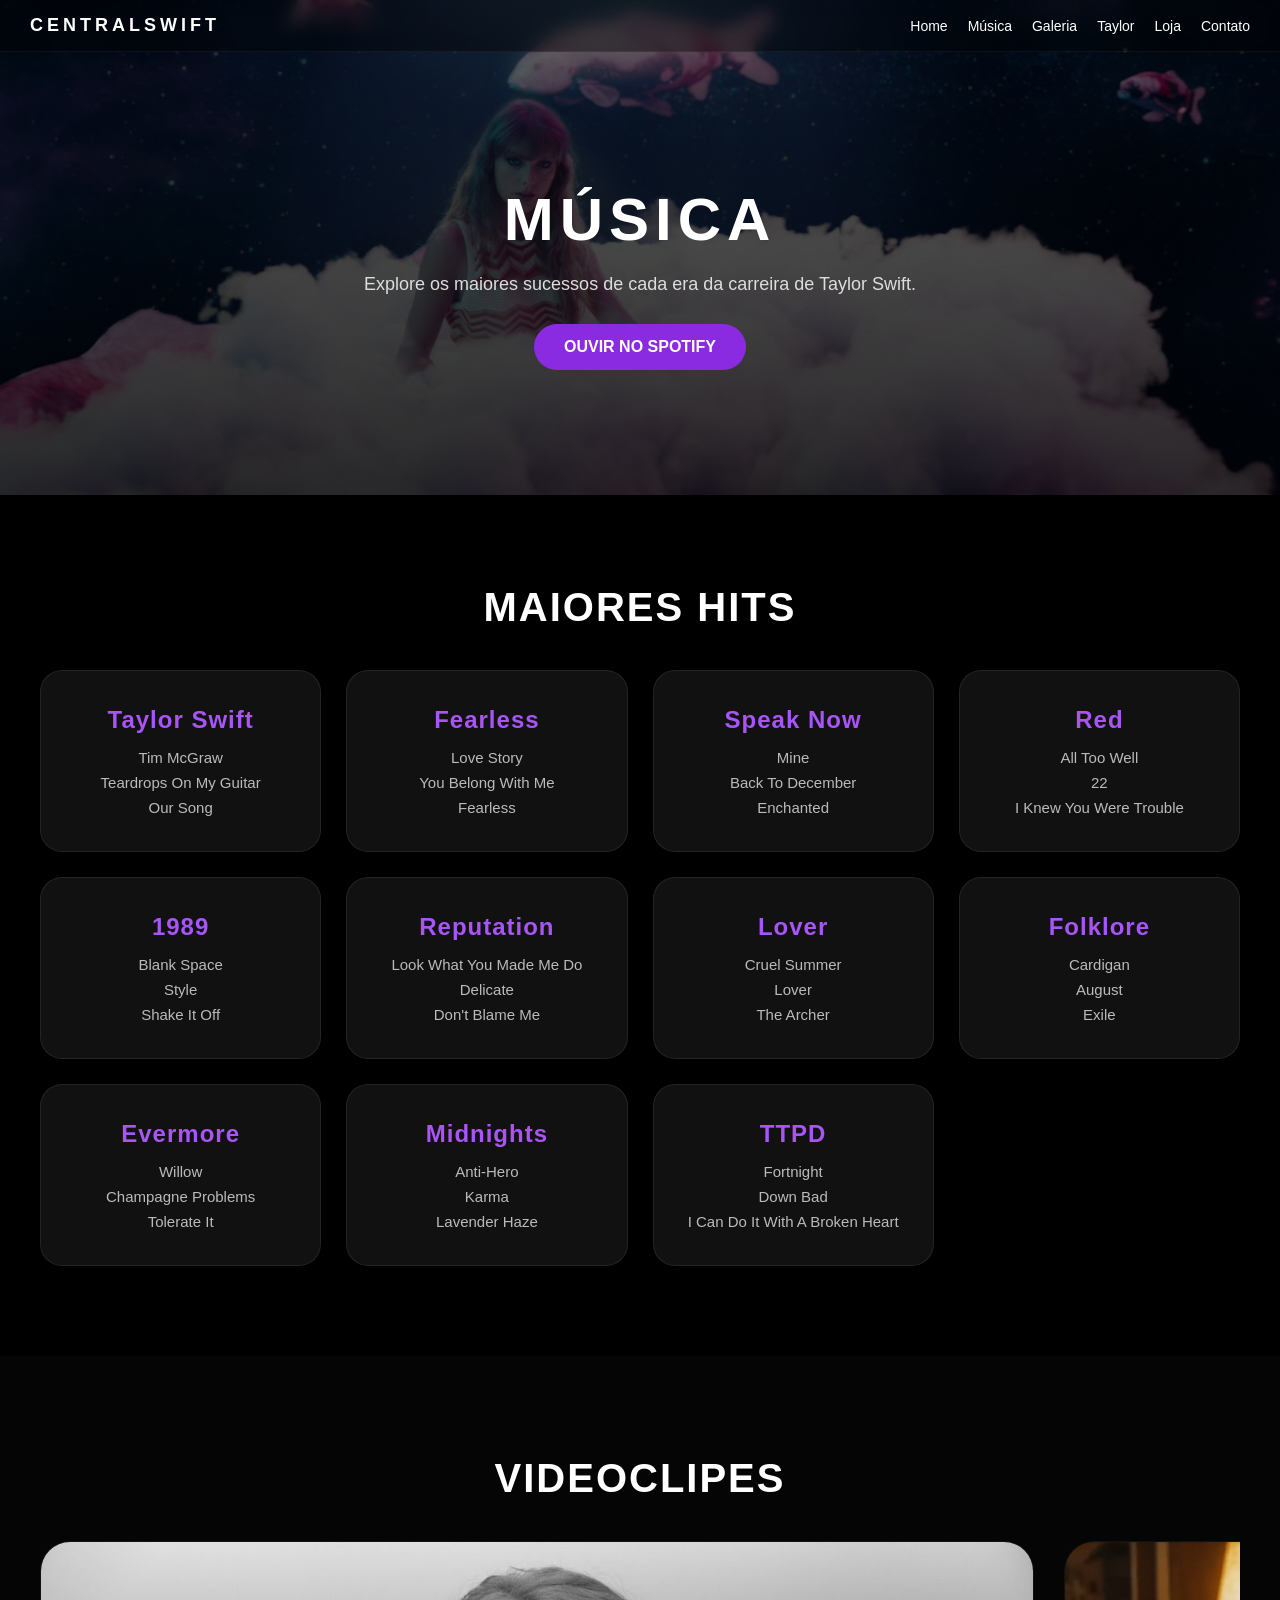
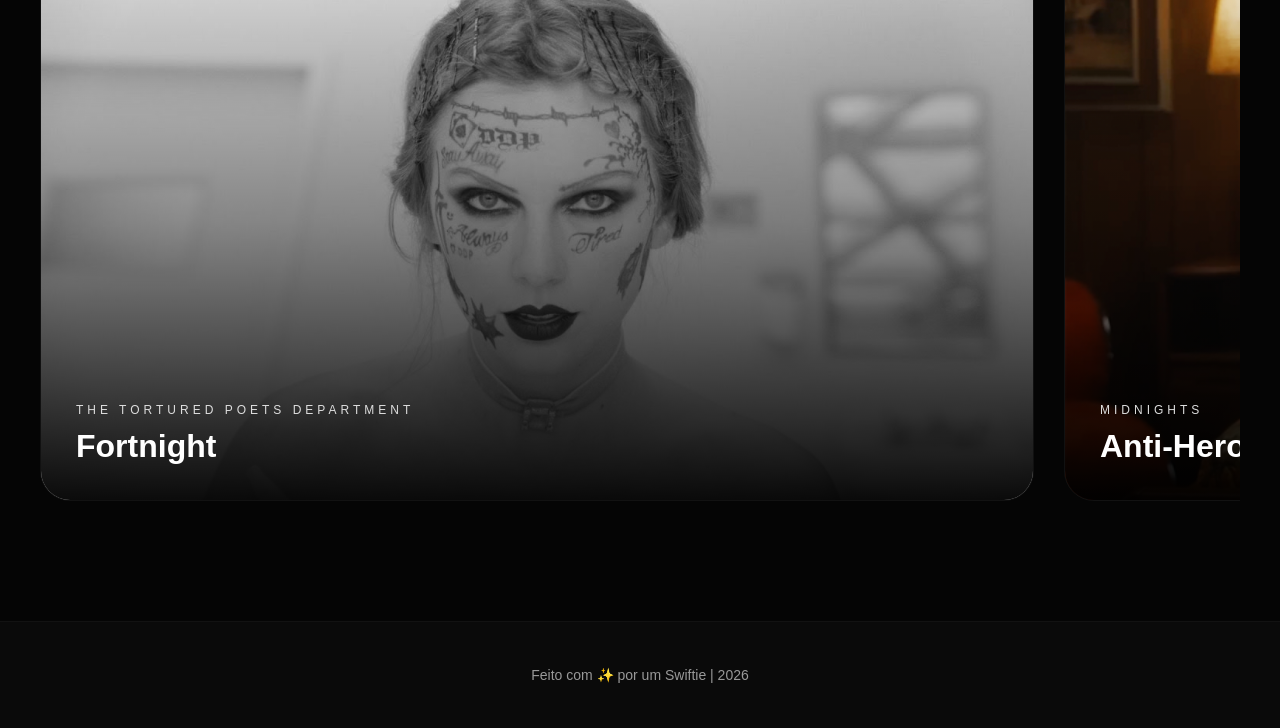
<file: sobre.music.html.html>
<!DOCTYPE html>
<html lang="pt-BR">
<head>
  <meta charset="UTF-8">
  <meta name="viewport" content="width=device-width, initial-scale=1.0">
  <title>CENTRALSWIFT | Música</title>
  <link rel="stylesheet" href="style.css">
</head>
<body>

  <header>
    <div class="logo">CENTRALSWIFT</div>
    <nav>
      <a href="swiftstation.html">Home</a>
      <a href="music.html">Música</a>
      <a href="gallery.html">Galeria</a>
      <a href="taylor.html">Taylor</a>
      <a href="store.html">Loja</a>
      <a href="contato.html">Contato</a>
    </nav>
  </header>

  <section class="music-hero">
    <div>
      <h1>MÚSICA</h1>
      <p>Explore os maiores sucessos de cada era da carreira de Taylor Swift.</p>
      <a href="https://open.spotify.com/artist/06HL4z0CvFAxyc27GXpf02" target="_blank" class="botao">OUVIR NO SPOTIFY</a>
    </div>
  </section>

  <section>
    <h2 class="section-title">MAIORES HITS</h2>
    <div class="music-grid">
      <div class="music-card">
        <h3>Taylor Swift</h3>
        <p>Tim McGraw</p>
        <p>Teardrops On My Guitar</p>
        <p>Our Song</p>
      </div>
      <div class="music-card">
        <h3>Fearless</h3>
        <p>Love Story</p>
        <p>You Belong With Me</p>
        <p>Fearless</p>
      </div>
      <div class="music-card">
        <h3>Speak Now</h3>
        <p>Mine</p>
        <p>Back To December</p>
        <p>Enchanted</p>
      </div>
      <div class="music-card">
        <h3>Red</h3>
        <p>All Too Well</p>
        <p>22</p>
        <p>I Knew You Were Trouble</p>
      </div>
      <div class="music-card">
        <h3>1989</h3>
        <p>Blank Space</p>
        <p>Style</p>
        <p>Shake It Off</p>
      </div>
      <div class="music-card">
        <h3>Reputation</h3>
        <p>Look What You Made Me Do</p>
        <p>Delicate</p>
        <p>Don't Blame Me</p>
      </div>
      <div class="music-card">
        <h3>Lover</h3>
        <p>Cruel Summer</p>
        <p>Lover</p>
        <p>The Archer</p>
      </div>
      <div class="music-card">
        <h3>Folklore</h3>
        <p>Cardigan</p>
        <p>August</p>
        <p>Exile</p>
      </div>
      <div class="music-card">
        <h3>Evermore</h3>
        <p>Willow</p>
        <p>Champagne Problems</p>
        <p>Tolerate It</p>
      </div>
      <div class="music-card">
        <h3>Midnights</h3>
        <p>Anti-Hero</p>
        <p>Karma</p>
        <p>Lavender Haze</p>
      </div>
      <div class="music-card">
        <h3>TTPD</h3>
        <p>Fortnight</p>
        <p>Down Bad</p>
        <p>I Can Do It With A Broken Heart</p>
      </div>
    </div>
  </section>

  <section class="videos-section">
    <h2 class="section-title">VIDEOCLIPES</h2>
    <div class="videos-track">
      <a href="https://www.youtube.com/watch?v=q3zqJs7JUCQ" target="_blank" class="video-poster">
        <img src="fortnight.jpg" alt="Fortnight">
        <div class="video-overlay">
          <span>THE TORTURED POETS DEPARTMENT</span>
          <h3>Fortnight</h3>
        </div>
      </a>
      <a href="https://www.youtube.com/watch?v=b1kbLwvqugk" target="_blank" class="video-poster">
        <img src="antihero.jpg" alt="Anti Hero">
        <div class="video-overlay">
          <span>MIDNIGHTS</span>
          <h3>Anti-Hero</h3>
        </div>
      </a>
      <a href="https://www.youtube.com/watch?v=e-ORhEE9VVg" target="_blank" class="video-poster">
        <img src="blankspace.jpg" alt="Blank Space">
        <div class="video-overlay">
          <span>1989</span>
          <h3>Blank Space</h3>
        </div>
      </a>
      <a href="https://www.youtube.com/watch?v=3tmd-ClpJxA" target="_blank" class="video-poster">
        <img src="lwymmd.jpg" alt="LWYMMD">
        <div class="video-overlay">
          <span>REPUTATION</span>
          <h3>Look What You Made Me Do</h3>
        </div>
      </a>
    </div>
  </section>

  <footer>
    Feito com ✨ por um Swiftie | 2026
  </footer>

  <script src="script.js"></script>
</body>
</html>
</file>
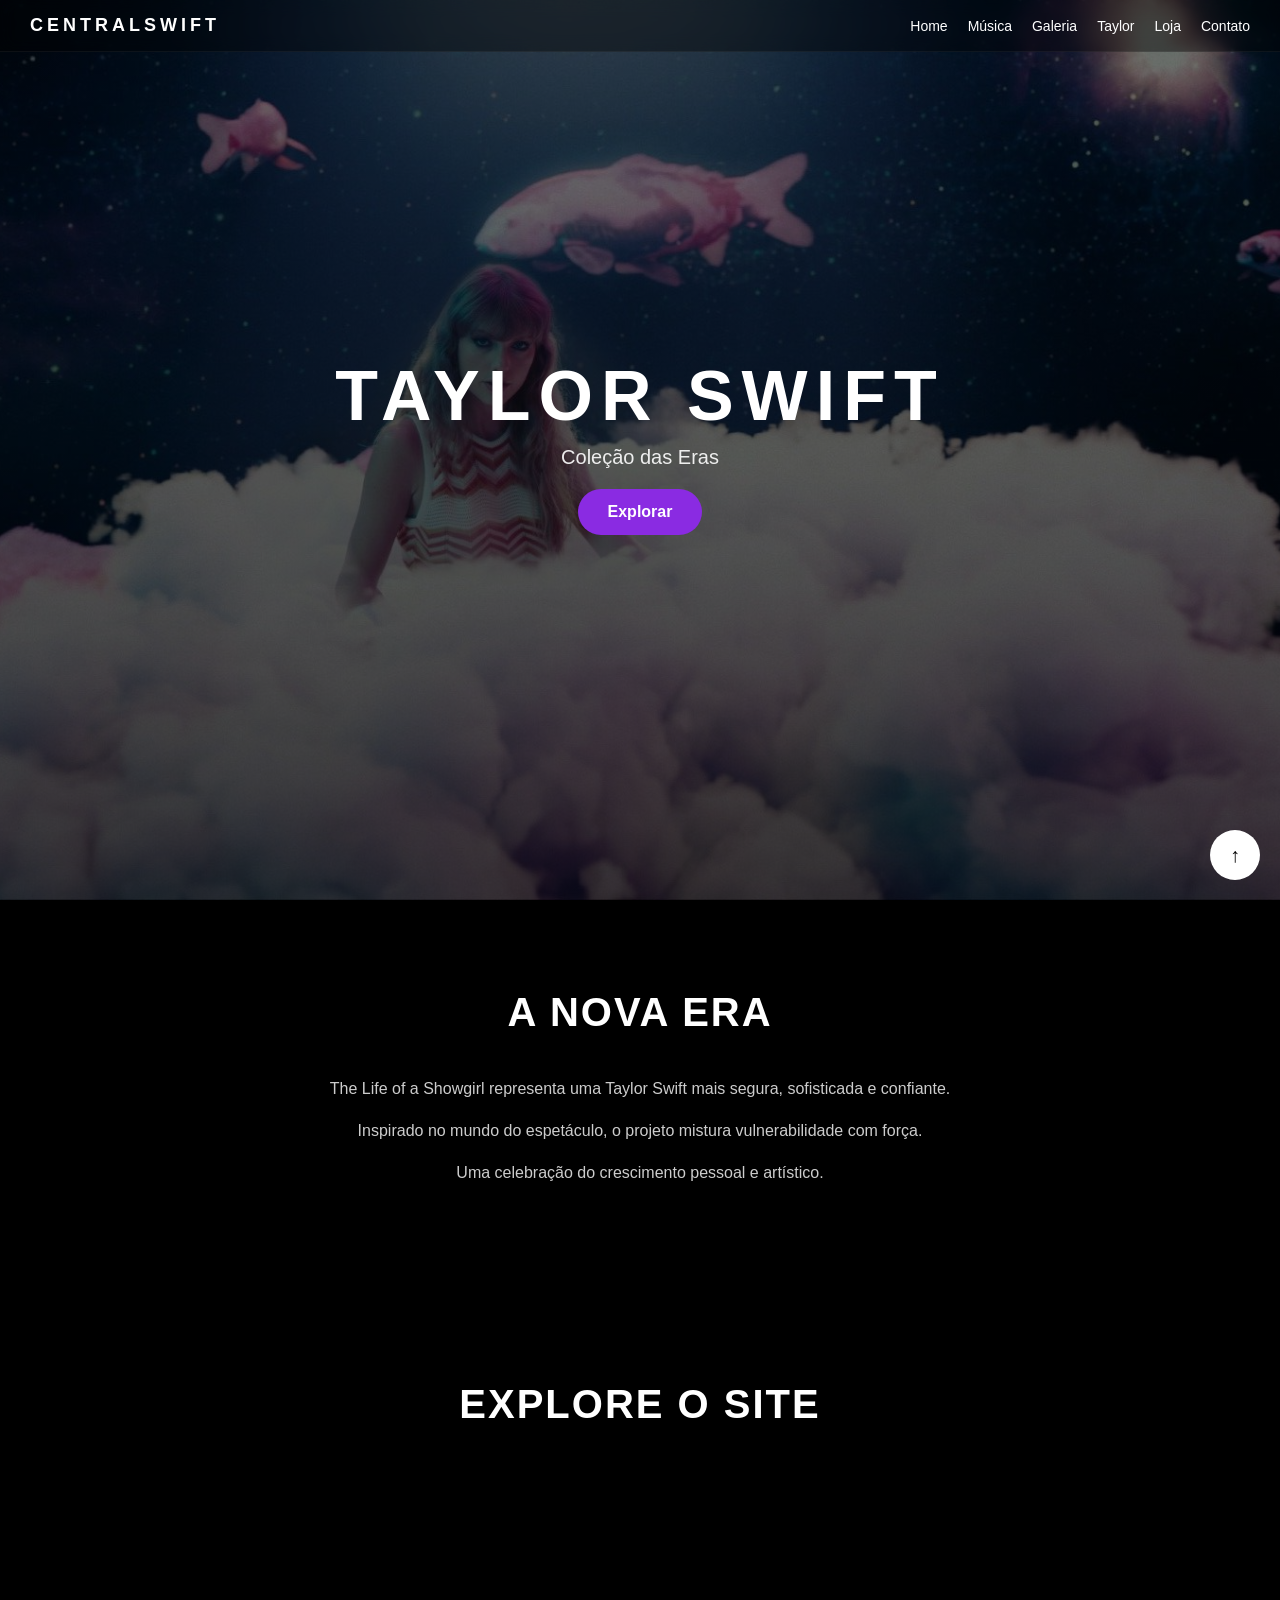
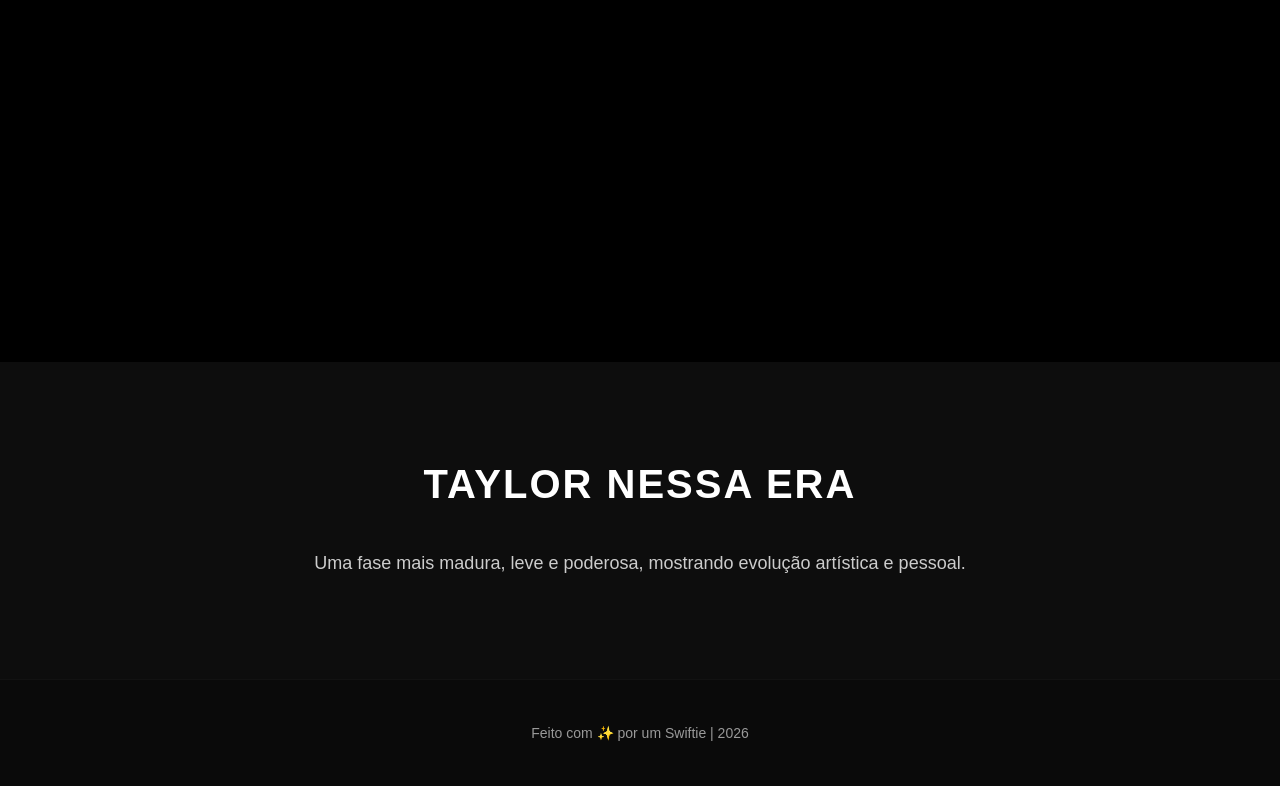
<file: swiftstation.html>
<!DOCTYPE html>
<html lang="pt-BR">

<head>
<meta charset="UTF-8">
<meta name="viewport" content="width=device-width, initial-scale=1.0">

<title>CentralSwift | The Life of a Showgirl</title>

<link rel="stylesheet" href="style.css">

</head>

<body id="home">



<header>

<div class="logo">CENTRALSWIFT</div>

<nav>

<a href="index.html">Home</a>

<a href="music.html">Música</a>

<a href="gallery.html">Galeria</a>

<a href="taylor.html">Taylor</a>

<a href="store.html">Loja</a>

<a href="contato.html">Contato</a>

</nav>

</header>


<section class="hero">

<div>

<h1>TAYLOR SWIFT</h1>

<p>Coleção das Eras</p>

<a href="#album" class="botao">
Explorar
</a>

</div>

</section>


<section id="album">

<h2 class="section-title">
A NOVA ERA
</h2>

<div class="intro">

<p>
The Life of a Showgirl representa uma Taylor Swift mais segura, sofisticada e confiante.
</p>

<p>
Inspirado no mundo do espetáculo, o projeto mistura vulnerabilidade com força.
</p>

<p>
Uma celebração do crescimento pessoal e artístico.
</p>

</div>

</section>



<section id="pages">

<h2 class="section-title">
EXPLORE O SITE
</h2>

<div class="grid">


<div class="card">

<img src="faixa1.jpg">

<div class="info">

<h3>Música</h3>

<p>
Faixas, Spotify e letras.
</p>

<a href="music.html" class="botao">
Entrar
</a>

</div>

</div>


<div class="card">

<img src="era1.jpg">

<div class="info">

<h3>Galeria</h3>

<p>
Fotos e estética da era.
</p>

<a href="gallery.html" class="botao">
Entrar
</a>

</div>

</div>


<div class="card">

<img src="look1.jpg">

<div class="info">

<h3>Taylor</h3>

<p>
Biografia e carreira.
</p>

<a href="taylor.html" class="botao">
Entrar
</a>

</div>

</div>


<div class="card">

<img src="back1.jpg">

<div class="info">

<h3>Loja</h3>

<p>
Produtos exclusivos.
</p>

<a href="store.html" class="botao">
Entrar
</a>

</div>

</div>

</div>

</section>



<section class="news">

<h2 class="section-title">
TAYLOR NESSA ERA
</h2>

<div class="news-box">

<p>
Uma fase mais madura, leve e poderosa, mostrando evolução artística e pessoal.
</p>

</div>

</section>


<a href="#home" class="topo">
↑
</a>



<footer>
Feito com ✨ por um Swiftie | 2026
</footer>

</body>
</html>
</file>
<file: style.css>
/* ==========================================================================
   01. ESTILOS GLOBAIS E CONFIGURAÇÕES BASE
   ========================================================================== */
*{
  margin:0;
  padding:0;
  box-sizing:border-box;
}

html{
  scroll-behavior:smooth;
}

body{
  font-family:Arial,sans-serif;
  background:#000;
  color:#fff;
}

/* --- Cabeçalho e Menu de Navegação --- */
header{
  position:fixed;
  top:0;
  left:0;
  width:100%;
  padding:15px 30px;
  display:flex;
  justify-content:space-between;
  align-items:center;
  background:rgba(0,0,0,.4);
  backdrop-filter:blur(8px);
  border-bottom:1px solid rgba(255,255,255,.05);
  z-index:1000;
  transition:.4s ease;
}

header.scrolled {
  background:rgba(0,0,0,.9);
  padding:12px 30px;
  border-bottom:1px solid rgba(138,43,226,.3);
}

.logo{
  font-size:18px;
  font-weight:bold;
  letter-spacing:4px;
  white-space:nowrap;
  flex-shrink:0;
}

nav{
  display:flex;
  align-items:center;
  justify-content:flex-end;
  gap:20px;
  flex:1;
  margin-left:30px;
}

nav a{
  color:#fff;
  text-decoration:none;
  font-size:14px;
  transition:.3s;
  white-space:nowrap;
}

nav a:hover {
  color:#a855f7;
}

/* --- Componentes Comuns --- */
.botao{
  display:inline-block;
  padding:14px 30px;
  background:#8a2be2;
  color:#fff;
  text-decoration:none;
  border-radius:30px;
  font-weight:bold;
  transition:.3s ease;
  border:none;
  cursor:pointer;
}

.botao:hover{
  transform:translateY(-5px);
  background:#a855f7;
  box-shadow:0 10px 20px rgba(138,43,226,.3);
}

section{
  padding:90px 40px;
}

.section-title{
  text-align:center;
  font-size:40px;
  margin-bottom:40px;
  letter-spacing:2px;
}

.topo{
  position:fixed;
  bottom:20px;
  right:20px;
  width:50px;
  height:50px;
  background:#fff;
  color:#000;
  border-radius:50%;
  display:flex;
  align-items:center;
  justify-content:center;
  text-decoration:none;
  font-size:20px;
  z-index:999;
}

footer{
  text-align:center;
  padding:45px;
  background:#0a0a0a;
  color:#999;
  font-size:14px;
  border-top:1px solid rgba(255,255,255,.03);
}

/* --- Animações de Scroll --- */
.card, .music-card, .look-card{
  opacity:0;
  transform:translateY(40px);
  transition:.7s ease;
}

.card.show, .music-card.show, .look-card.show{
  opacity:1;
  transform:translateY(0);
}

/* --- Efeito de Confetes Laranjas --- */
.confetti {
  position: absolute;
  width: 8px;
  height: 8px;
  background: #ff7300;
  opacity: 0.7;
  border-radius: 2px;
  animation: fall 3s linear infinite;
  pointer-events: none;
}

@keyframes fall {
  0% { transform: translateY(-10px) rotate(0deg); opacity: 0.7; }
  100% { transform: translateY(250px) rotate(360deg); opacity: 0; }
}

/* ==========================================================================
   02. HOME (SWIFTSTATION.HTML)
   ========================================================================== */
.hero{
  height:100vh;
  background: linear-gradient(rgba(0,0,0,.55),rgba(0,0,0,.75)), url('taylorswift.jpg') center/cover no-repeat;
  display:flex;
  justify-content:center;
  align-items:center;
  text-align:center;
  padding-top:80px;
}

.hero h1{
  font-size:70px;
  letter-spacing:8px;
  margin-bottom:10px;
}

.hero p{
  font-size:20px;
  opacity:.9;
  margin-bottom:20px;
}

.intro{
  max-width:900px;
  margin:auto;
  text-align:center;
}

.intro p{
  margin-bottom:15px;
  color:#ccc;
  line-height:1.7;
}

.grid{
  display:grid;
  grid-template-columns:repeat(auto-fit,minmax(250px,1fr));
  gap:25px;
}

.card{
  background:#111;
  border-radius:20px;
  overflow:hidden;
  transition:.4s ease;
  border:1px solid rgba(255,255,255,.05);
}

.card:hover{
  transform:translateY(-8px);
  border-color:rgba(138,43,226,.4);
}

.card img{
  width:100%;
  height:250px;
  object-fit:cover;
}

.info{
  padding:20px;
}

.info h3{ margin-bottom:10px; }
.info p{ color:#bbb; margin-bottom:15px; font-size:14px; }

.news{
  background:#0d0d0d;
  text-align:center;
  padding:100px 40px;
}

.news-box p{ color:#ccc; font-size:18px; line-height:1.8; }

/* ==========================================================================
   03. MÚSICA (MUSIC.HTML)
   ========================================================================== */
.music-hero{
  height:55vh;
  background: linear-gradient(rgba(0,0,0,.60),rgba(0,0,0,.82)), url('musicbg.jpg') center/cover no-repeat;
  display:flex;
  justify-content:center;
  align-items:center;
  text-align:center;
  padding:20px;
  padding-top:80px;
}

.music-hero h1{ font-size:60px; letter-spacing:6px; margin-bottom:15px; }
.music-hero p{ font-size:18px; color:#ddd; margin-bottom:25px; line-height:1.7; }

.music-grid{
  display:grid;
  grid-template-columns:repeat(auto-fit,minmax(260px,1fr));
  gap:25px;
  max-width:1400px;
  margin:auto;
}

.music-card{
  background:#111;
  padding:35px 30px;
  border-radius:22px;
  text-align:center;
  transition:.4s;
  border:1px solid rgba(255,255,255,.08);
}

.music-card:hover{
  transform:translateY(-8px);
  background:#181818;
  border-color:rgba(138,43,226,.4);
}

.music-card h3{ margin-bottom:15px; font-size:24px; color:#a855f7; letter-spacing:1px; }
.music-card p{ color:#bbb; font-size:15px; margin-bottom:8px; }
.music-card p:last-child { margin-bottom:0; }

.videos-section{ padding:100px 40px; background:#050505; }
.videos-track{ display:flex; gap:30px; overflow-x:auto; padding-bottom:20px; scroll-behavior:smooth; }
.videos-track::-webkit-scrollbar{ height:8px; }
.videos-track::-webkit-scrollbar-thumb{ background:#8a2be2; border-radius:30px; }

.video-poster{
  position:relative;
  min-width:420px;
  height:560px;
  overflow:hidden;
  border-radius:30px;
  text-decoration:none;
  flex-shrink:0;
  border:1px solid rgba(255,255,255,.05);
}

.video-poster img{ width:100%; height:100%; object-fit:cover; transition:.8s; }
.video-poster:hover img{ transform:scale(1.08); }

.video-overlay{
  position:absolute;
  inset:0;
  display:flex;
  flex-direction:column;
  justify-content:flex-end;
  padding:35px;
  background: linear-gradient(to top, rgba(0,0,0,.95), rgba(0,0,0,.4), transparent);
}

.video-overlay span{ font-size:12px; letter-spacing:4px; color:#ddd; margin-bottom:10px; }
.video-overlay h3{ font-size:32px; line-height:1.2; color:#fff; }

/* ==========================================================================
   04. GALERIA (GALLERY.HTML) + LIGHTBOX
   ========================================================================== */
.gallery-hero{
  height:55vh;
  background: linear-gradient(rgba(0,0,0,.55),rgba(0,0,0,.80)), url('gallerybg.jpg') center/cover no-repeat;
  display:flex;
  justify-content:center;
  align-items:center;
  text-align:center;
  padding:20px;
  padding-top:80px;
}

.gallery-hero h1{ font-size:60px; letter-spacing:6px; margin-bottom:15px; }
.gallery-hero p{ font-size:18px; color:#ddd; max-width:700px; line-height:1.7; }

.looks-section{ padding:100px 40px; background:#000; }
.looks-section:nth-of-type(even) { background:#0d0d0d; }
.looks-text{ text-align:center; color:#bbb; max-width:850px; margin:0 auto 60px; font-size:18px; line-height:1.8; }

.looks-grid{
  display:grid;
  grid-template-columns:repeat(auto-fit,minmax(280px,1fr));
  gap:30px;
  max-width:1400px;
  margin:auto;
}

.look-card{
  position:relative;
  height:360px;
  border-radius:24px;
  overflow:hidden;
  background:#111;
  cursor:pointer;
  transition:.4s ease;
  border:1px solid rgba(255,255,255,.06);
}

.look-card:hover{
  transform:translateY(-10px);
  border-color:rgba(138,43,226,.6);
  box-shadow:0 15px 30px rgba(138,43,226,.15);
}

.look-card img{ width:100%; height:100%; object-fit:cover; transition:.6s ease; }
.look-card:hover img{ transform:scale(1.06); }

.overlay{
  position:absolute;
  inset:0;
  background: linear-gradient(to top, rgba(0,0,0,.92), rgba(0,0,0,.35), transparent);
  display:flex;
  flex-direction:column;
  justify-content:flex-end;
  padding:28px;
}

.overlay h3{ font-size:24px; margin-bottom:8px; }
.overlay span{ font-size:12px; letter-spacing:4px; color:#a855f7; }

#lightbox {
  position: fixed;
  inset: 0;
  background: rgba(0, 0, 0, 0.9);
  backdrop-filter: blur(8px);
  display: flex;
  flex-direction: column;
  justify-content: center;
  align-items: center;
  z-index: 9999;
  opacity: 0;
  pointer-events: none;
  transition: opacity 0.4s ease;
  padding: 20px;
}

#lightbox.active { opacity: 1; pointer-events: all; }

#lightbox-img {
  max-width: 90%;
  max-height: 75vh;
  border-radius: 16px;
  box-shadow: 0 10px 40px rgba(138, 43, 226, 0.25);
  transform: scale(0.9);
  transition: transform 0.4s ease;
  object-fit: contain;
}

#lightbox.active #lightbox-img { transform: scale(1); }

#lightbox-close {
  position: absolute;
  top: 30px;
  right: 30px;
  font-size: 45px;
  color: #fff;
  cursor: pointer;
  transition: 0.3s;
}

#lightbox-close:hover { color: #a855f7; transform: scale(1.1); }
#lightbox-caption { margin-top: 20px; color: #fff; font-size: 20px; font-weight: bold; letter-spacing: 1px; text-align: center; }

/* ==========================================================================
   05. BIOGRAFIA (TAYLOR.HTML)
   ========================================================================== */
.taylor-hero{
  height:55vh;
  background: linear-gradient(rgba(0,0,0,.55),rgba(0,0,0,.80)), url('taylor3bg.jpg') center/cover no-repeat;
  display:flex;
  justify-content:center;
  align-items:center;
  text-align:center;
  padding:20px;
  padding-top:80px;
}

.bio-section{ padding:100px 40px; background:#000; }

.bio-grid{
  display:grid;
  grid-template-columns:1fr 1.2fr;
  gap:60px;
  max-width:1400px;
  margin:auto;
  align-items:start;
}

.bio-image{ position:sticky; top:120px; }
.bio-image img{ width:100%; height:700px; object-fit:cover; border-radius:28px; border:1px solid rgba(255,255,255,.05); }
.bio-text p{ color:#ccc; font-size:17px; line-height:2; margin-bottom:28px; }
.bio-text p:last-child { margin-bottom:0; }

.era-filters { display: flex; gap: 12px; justify-content: center; margin-bottom: 40px; overflow-x: auto; padding: 10px 20px; width: 100%; }
.era-filters::-webkit-scrollbar { display: none; }

.filter-btn {
  background: #111;
  color: #aaa;
  border: 1px solid rgba(255, 255, 255, 0.08);
  padding: 10px 20px;
  border-radius: 20px;
  cursor: pointer;
  font-size: 14px;
  font-weight: bold;
  white-space: nowrap;
  transition: .3s ease;
}

.filter-btn:hover, .filter-btn.active {
  background: #8a2be2;
  color: #fff;
  border-color: #a855f7;
  box-shadow: 0 5px 15px rgba(138, 43, 226, 0.3);
}

.bio-paragraph { transition: opacity 0.4s ease, transform 0.4s ease; display: block; }
.bio-paragraph.hide { display: none; }

/* ==========================================================================
   06. CONTATO (CONTATO.HTML)
   ========================================================================== */
.contact-hero {
  height: 50vh;
  background: linear-gradient(rgba(0,0,0,.6), rgba(0,0,0,.9)), url('contactbg.jpg') center/cover no-repeat;
  display: flex;
  justify-content: center;
  align-items: center;
  text-align: center;
  padding-top: 80px;
}

.contact-hero h1 { font-size: 60px; letter-spacing: 6px; margin-bottom: 15px; }
.contact-hero p { font-size: 18px; color: #ddd; }
.contact-section { padding: 80px 20px; background: #000; display: flex; flex-direction: column; align-items: center; }

.contact-form {
  width: 100%;
  max-width: 650px;
  display: flex;
  flex-direction: column;
  gap: 24px;
  background: #0a0a0a;
  padding: 40px;
  border-radius: 24px;
  border: 1px solid rgba(255,255,255,.04);
}

.form-group-row { display: flex; gap: 20px; }
.input-container { display: flex; flex-direction: column; gap: 8px; flex: 1; }
.input-container label { font-size: 14px; color: #aaa; font-weight: 600; }

.contact-form input, .contact-form textarea {
  width: 100%;
  padding: 16px 20px;
  background: #141414;
  border: 1px solid rgba(255,255,255,.08);
  border-radius: 12px;
  color: #fff;
  font-size: 16px;
  font-family: inherit;
  transition: .3s ease;
}

.contact-form input:focus, .contact-form textarea:focus {
  outline: none;
  border-color: #a855f7;
  background: #181818;
  box-shadow: 0 0 12px rgba(168, 85, 247, 0.2);
}

.contact-form textarea { height: 150px; resize: vertical; }
.contact-form .botao { align-self: center; margin-top: 10px; width: 100%; text-align: center; }
#status { margin-top: 25px; font-size: 18px; color: #a855f7; font-weight: bold; text-align: center; min-height: 27px; }

/* ==========================================================================
   07. LOJA (STORE.HTML)
   ========================================================================== */
.store-hero {
  height: 50vh;
  background: linear-gradient(rgba(0,0,0,.6), rgba(0,0,0,.9)), url('storebg.jpg') center/cover no-repeat;
  display: flex;
  justify-content: center;
  align-items: center;
  text-align: center;
  padding-top: 80px;
}

.store-container { padding: 60px 40px; background: #000; max-width: 1400px; margin: 0 auto; }
.store-layout { display: flex; gap: 40px; align-items: start; }
.products-grid { flex: 2.3; display: grid; grid-template-columns: repeat(auto-fit, minmax(240px, 1fr)); gap: 25px; }

.product-card {
  background: #0a0a0a;
  padding: 20px;
  border-radius: 20px;
  text-align: center;
  border: 1px solid rgba(255,255,255,.03);
  display: flex;
  flex-direction: column;
  justify-content: space-between;
  transition: .3s ease;
}

.product-card:hover { border-color: rgba(138,43,226,.4); transform: translateY(-5px); }
.product-img-container { width: 100%; height: 200px; background: #141414; border-radius: 14px; margin-bottom: 15px; overflow: hidden; }
.product-img-container img { width: 100%; height: 100%; object-fit: cover; }
.product-card h3 { font-size: 18px; margin-bottom: 8px; color: #fff; }
.product-card .price { color: #a855f7; font-weight: bold; font-size: 18px; margin-bottom: 15px; }
.product-card .botao { width: 100%; padding: 10px 20px; font-size: 14px; }

.cart-sidebar { flex: 1; background: #0a0a0a; padding: 30px; border-radius: 24px; border: 1px solid rgba(255,255,255,.04); position: sticky; top: 100px; }
.cart-sidebar h3 { border-bottom: 1px solid rgba(255,255,255,.1); padding-bottom: 12px; margin-bottom: 15px; }
#cart-items { list-style: none; padding: 0; max-height: 300px; overflow-y: auto; }

.cart-item {
  display: flex;
  justify-content: space-between;
  font-size: 14px;
  margin-bottom: 12px;
  color: #ccc;
  border-bottom: 1px solid rgba(255,255,255,.02);
  padding-bottom: 6px;
  cursor: pointer;
  transition: .2s;
}

.cart-item:hover { color: #ef4444; border-bottom-color: rgba(239, 68, 68, 0.2); }
.empty-cart { color: #666 !important; font-style: italic; }
.cart-total { border-top: 1px solid rgba(255,255,255,.1); padding-top: 15px; margin-top: 15px; font-size: 18px; font-weight: bold; display: flex; justify-content: space-between; }
#total-val { color: #a855f7; }

/* ==========================================================================
   08. RESPONSIVIDADE GLOBAL (MEDIA QUERIES)
   ========================================================================== */
@media(max-width:950px){
  .store-layout { flex-direction: column; }
  .cart-sidebar { width: 100%; position: relative; top: 0; }
}

@media(max-width:900px){
  header{ flex-direction:column; gap:15px; padding:20px; }
  header.scrolled { padding:15px 20px; }
  nav{ flex-wrap:wrap; justify-content:center; gap:15px; margin-left:0; }
  
  .hero h1, .music-hero h1, .gallery-hero h1, .taylor-hero h1, .contact-hero h1, .store-hero h1 { font-size:38px; letter-spacing:3px; }
  .hero p, .music-hero p, .gallery-hero p, .taylor-hero p, .contact-hero p, .store-hero p { font-size:15px; }
  
  .music-grid, .looks-grid, .bio-grid, .grid{ grid-template-columns:1fr; }
  .bio-image{ position:relative; top:0; }
  .bio-image img{ height:450px; }
  
  .looks-section, .bio-section, .news, section, .contact-section, .store-container{ padding:70px 20px; }
  .section-title{ font-size:32px; }
  .bio-text p, .looks-text, .news-box p{ font-size:16px; line-height:1.9; }
  
  .look-card{ height:300px; }
  .video-poster{ min-width:280px; height:420px; }
  .video-overlay h3{ font-size:24px; }
}

@media(max-width: 600px){
  .form-group-row { flex-direction: column; gap: 24px; }
  .contact-form { padding: 25px 20px; }
}
</file>
